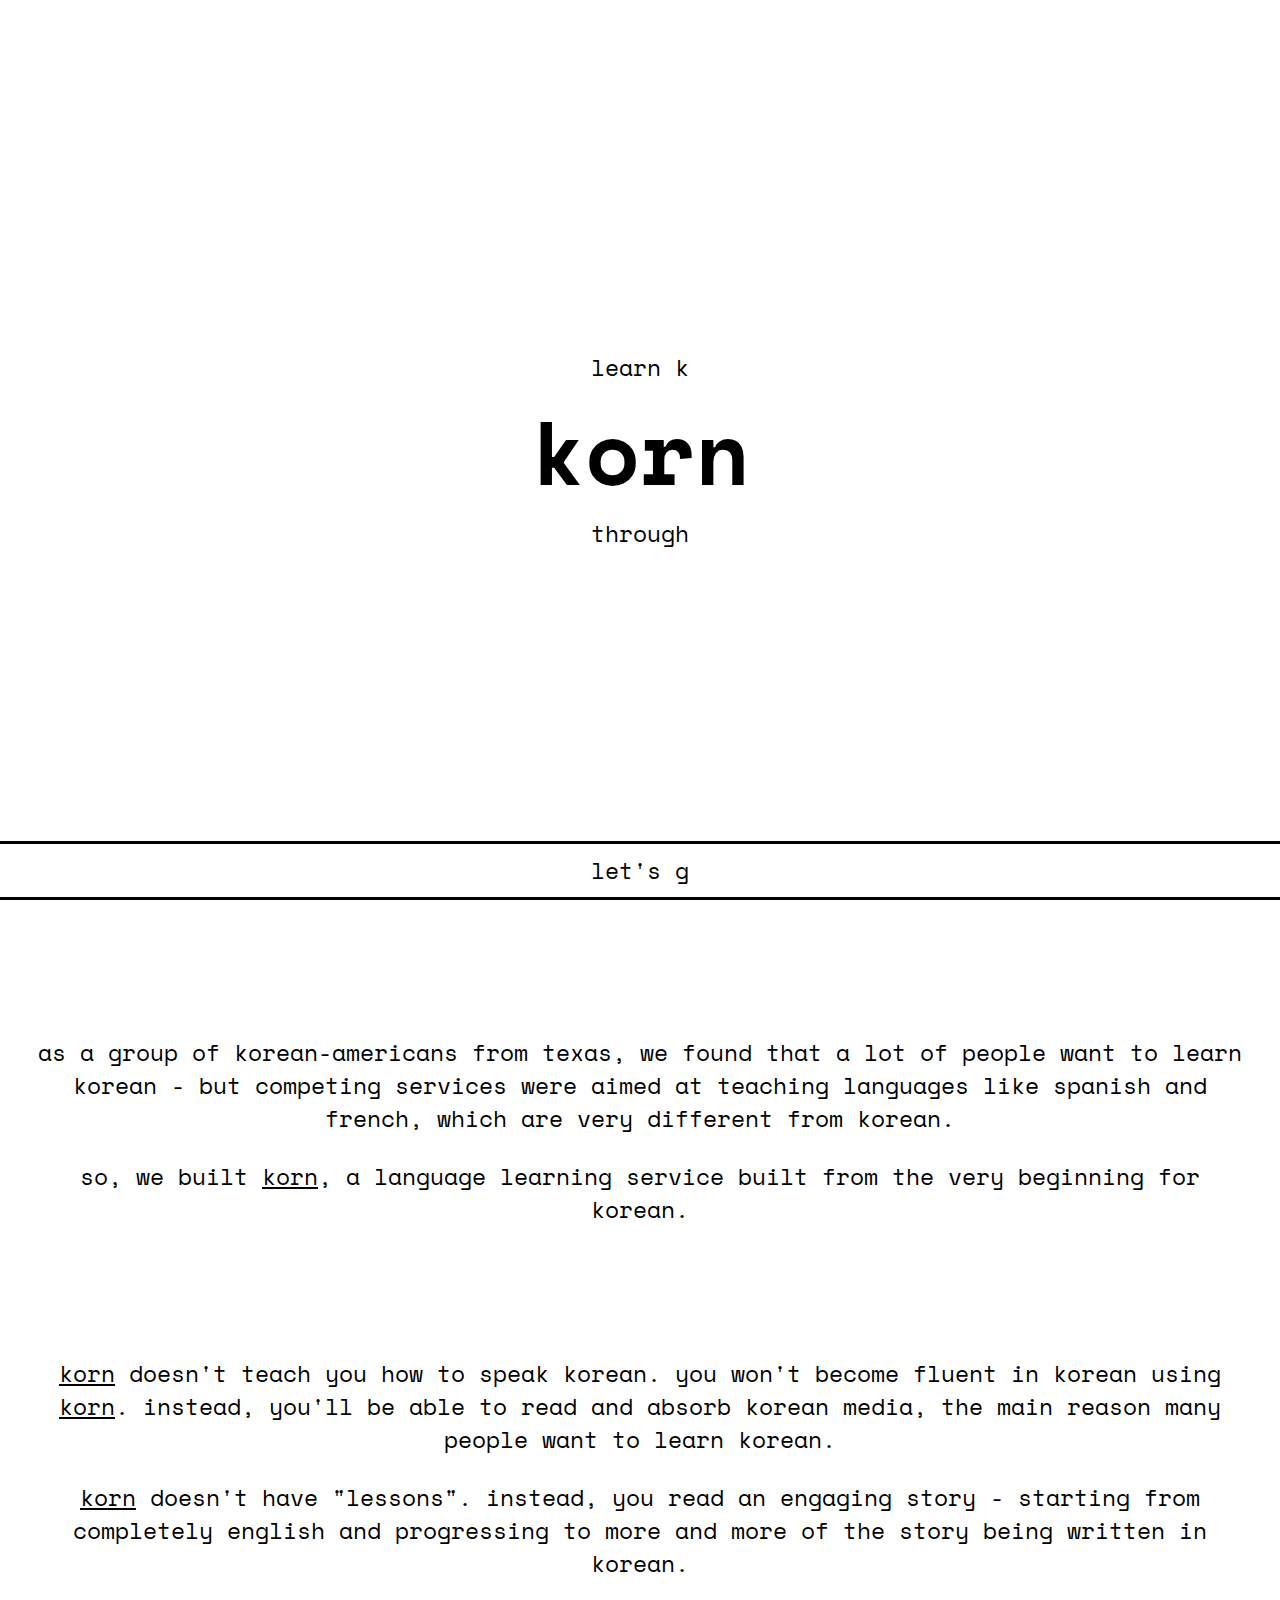
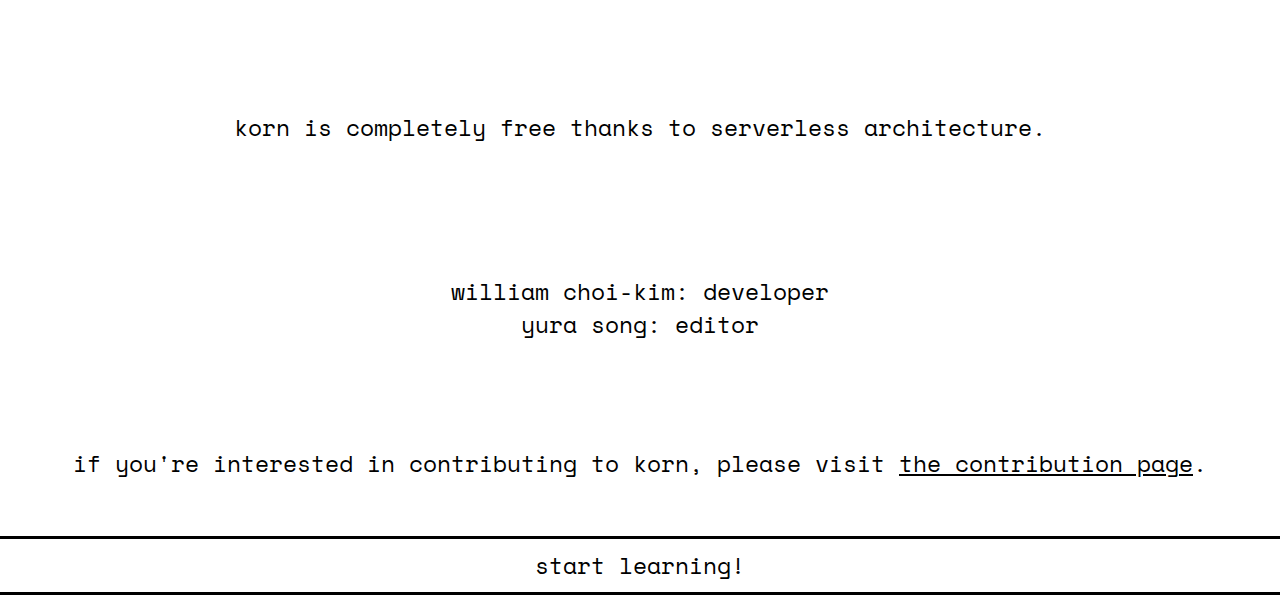
<file: index.html>
<!DOCTYPE html>
<html lang="en">
<head>
	<meta charset="UTF-8" />
	<title>Korn | Korean, Made Easy</title>
	<meta name="viewport" content="width=device-width,initial-scale=1" />
	<meta name="description" content="Teaching Korean through stories" />
	<link rel="stylesheet" type="text/css" href="base.css" />
	<link rel="stylesheet" type="text/css" href="landing.css" />
	<link rel="icon" href="korn_color.png">
</head>
<body>
	<div class="hero">
        <div class="title">
            <!-- <img src="korn.png"> -->
            <p>Learn korean,</p>
            <h1>Korn</h1>
			<p>through stories.</p>
            <a href="app.html"  class="banner">let's go!</a>
        </div>
    </div>
	<div class="content">
		<h2>Our Story</h2>
		<p>as a group of Korean-Americans from Texas, we found that a lot of people want to learn korean - but competing services were aimed at teaching languages like Spanish and French, which are very different from Korean.</p>
		<p>So, we built <u>Korn</u>, a language learning service built from the very beginning for Korean.</p>
		<h2>How it works</h2>
		<p><u>Korn</u> doesn't teach you how to speak korean. You won't become fluent in Korean using <u>Korn</u>. Instead, you'll be able to read and absorb Korean media, the main reason many people want to learn korean.</p>
		<p><u>Korn</u> doesn't have "lessons". Instead, you read an engaging story - starting from completely English and progressing to more and more of the story being written in Korean.</p>
		<h2>Pricing</h2>
		<p>Korn is completely free thanks to serverless architecture.</p>
		<h2>Thanks</h2>
		<ul>
			<li>William Choi-Kim: Developer</li>
			<li>Yura Song: Editor</li>
		</ul>
		<h2>Contribute</h2>
		<p>If you're interested in contributing to Korn, please visit <a href="contribute.html" class="link">the contribution page</a>.</p>
		<a href="app.html" class="banner">start learning!</a>
	</div>
	<script>
		for (let element of document.getElementsByClassName("title")[0].children) {
			let final = element.innerText
			element.innerText = ""
			let time = 1
			let id = setInterval(() => {
				element.innerText = final.slice(0, time)
				time++
				if (time > final.length) {
					clearInterval(id);
				}
			}, 100)
		}
		for (let element of document.getElementsByTagName("h2")) {
			let final = element.innerText
			element.innerText = ""
			let time = 1
			let id = setInterval(() => {
				if (element.getBoundingClientRect().top - window.innerHeight < 0 && element.getBoundingClientRect().top - window.innerHeight > -window.innerHeight) {
					element.innerText = final.slice(0, time)
				time++
				}
				if (time > final.length) {
					clearInterval(id);
				}
			}, 100)
		}
	</script>
</body>
</html>
</file>
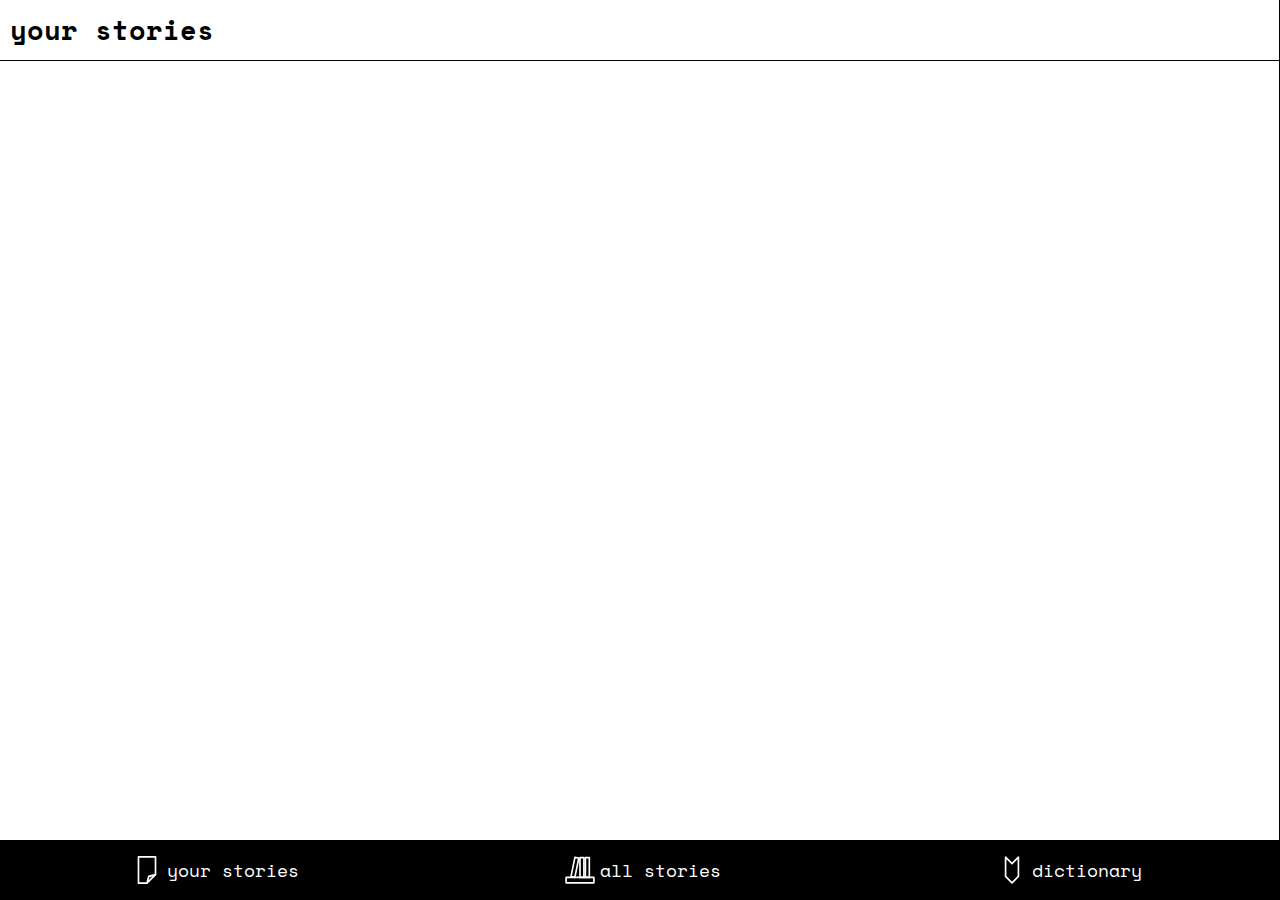
<file: app.html>
<!DOCTYPE html>
<html lang="en">
<head>
	<meta charset="UTF-8" />
	<title>Korn | Korean, Made Easy</title>
	<meta name="viewport" content="width=device-width,initial-scale=1" />
	<meta name="description" content="Teaching Korean through stories" />
	<link rel="stylesheet" type="text/css" href="style.css" />
	<link rel="stylesheet" type="text/css" href="story.css" />
	<link rel="stylesheet" type="text/css" href="base.css" />
	<link rel="icon" href="korn_color.png">
</head>
<body>
	<div class="everything">
		<div class="progress" id="progress">
		</div>
		<article class="scroller">
			<section id="your">
				<h2>Your Stories</h2>
				<ul id="yourStories">
				</ul>
			</section>
			<section id="all">
				<h2>All Stories</h2>
				<ul id="allStories">
	
				</ul>
			</section>
			<section id="dictionary">
				<h2>Dictionary</h2>
				<table class="vocab" id="dict">
				  </table>
			</section>
	  </article>
	  <button class="invisibleTrigger" id="invisTrig" hidden onclick="dismissPopup()"></button>
	  <div class="sheet" id="popup">
		<div class="content">
			<div class="text">
			</div>
			<div class="questions">
			</div>
		</div>
	  </div>
	</div>
	<div class="navbar">
		<a href="#your"><img src="symbols/yourlibrary.svg"><p>your stories</p></a>
		<a href="#all"><img src="symbols/all.svg"><p>all stories</p></a>
		<a href="#dictionary"><img src="symbols/dict.svg"><p>dictionary</p></a>
	</div>
	
  <script src="app.js"></script>
</body>
</html>
</file>
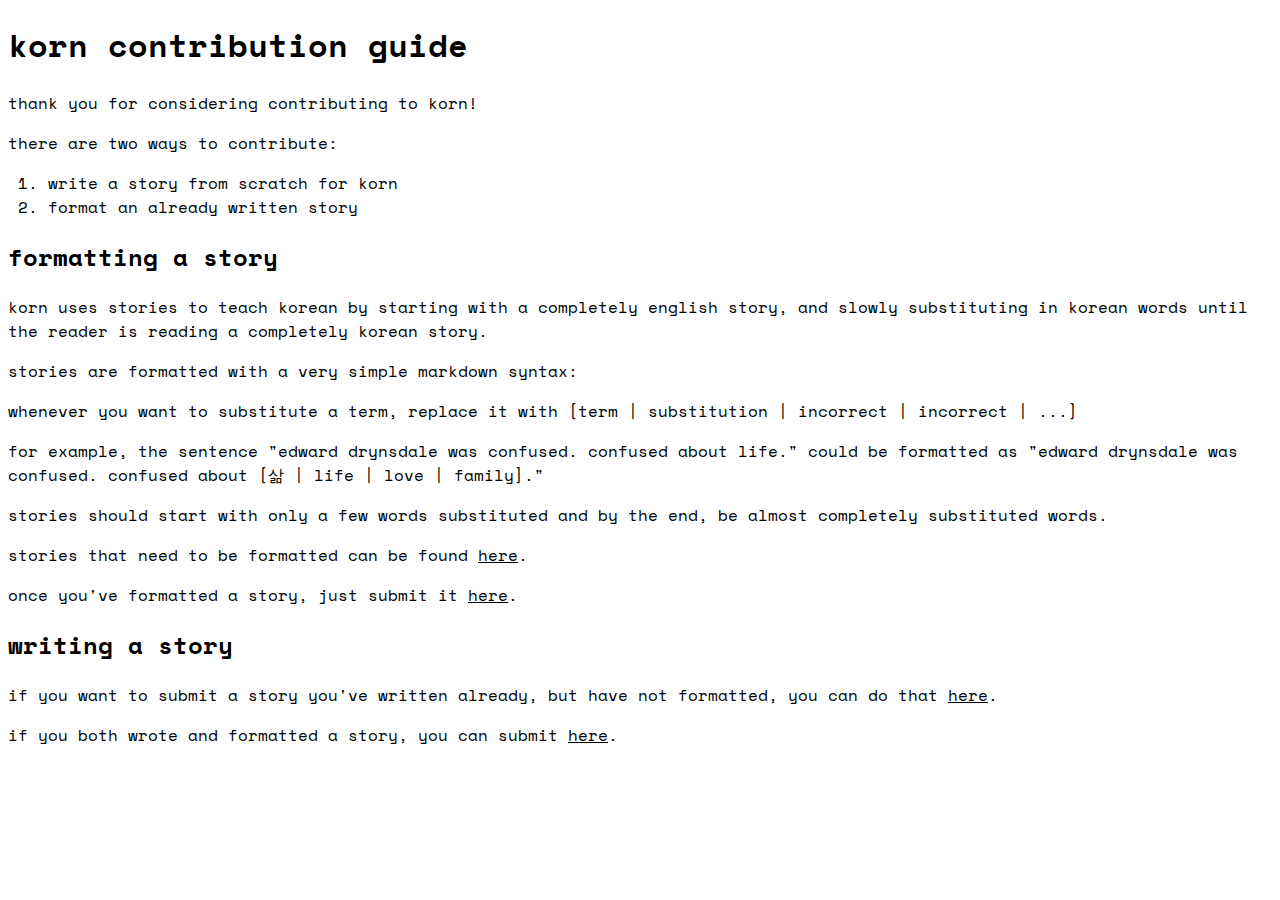
<file: contribute.html>
<!DOCTYPE html>
<html lang="en">
<head>
	<meta charset="UTF-8" />
	<title>Korn | Korean, Made Easy</title>
	<meta name="viewport" content="width=device-width,initial-scale=1" />
	<meta name="description" content="Teaching Korean through stories" />
	<link rel="stylesheet" type="text/css" href="base.css" />
	<link rel="icon" href="korn_color.png">
</head>
<body>
	<style>
		a {
			text-decoration: underline;
		}
	</style>
    <h1>Korn Contribution Guide</h1>
	<p>Thank you for considering contributing to Korn!</p>
	<p>There are two ways to contribute:</p>
	<ol>
		<li>Write a story from scratch for korn</li>
		<li>Format an already written story</li>
	</ol>
	<h2>Formatting a story</h2>
	<p>korn uses stories to teach korean by starting with a completely english story, and slowly substituting in korean words until the reader is reading a completely korean story.</p>
	<p>Stories are formatted with a very simple markdown syntax:</p>
	<p>Whenever you want to substitute a term, replace it with [term | substitution | incorrect | incorrect | ...]</p>
	<p>For example, the sentence "Edward Drynsdale was confused. Confused about life." could be formatted as "Edward Drynsdale was confused. Confused about [삶 | life | love | family]."</p>
	<p>Stories should start with only a few words substituted and by the end, be almost completely substituted words.</p>
	<p>Stories that need to be formatted can be found <a href="https://docs.google.com/spreadsheets/d/1VRXz_I7HlfaaMHerbC9chMSLUPjxkxvbPfoumNgcots/edit?usp=sharing">here</a>.</p>
	<p>Once you've formatted a story, just submit it <a href="https://forms.gle/eLSpx5kykszj4jZx6">here</a>.</p>
	<h2>writing a story</h2>
	<p>If you want to submit a story you've written already, but have not formatted, you can do that <a href="https://forms.gle/SinFvvFSf4HsCpcx8">here</a>.</p>
	<p>If you both wrote and formatted a story, you can submit <a href="https://forms.gle/eLSpx5kykszj4jZx6">here</a>.</p>
</body>
</html>
</file>
<file: base.css>
@import url('https://fonts.googleapis.com/css2?family=Space+Mono&display=swap');

:root {
    --theme-1:black;
    --theme-2:white;
}

body {
    font-family: 'Space Mono', monospace;
    text-transform: lowercase;
}

.hero {
    position: absolute;
    left: 0;
    top: 0;
    width: 100%;
    height: 100%;
    display: flex;
    justify-content: center;
    align-items: center;
}

.title {
    margin: 20px;
    max-width: 500px;
    text-transform: lowercase;
}
.title > img {
    width: 200px;
}
.title > h1 {
    margin: 0;
    padding: 0;
}

a {
    text-transform: lowercase;
    text-decoration: none;
    color: black;
    transition: 0.2s;
}

a:hover {
    background-color: black;
    color: white;
}
a:active {
    opacity: 0.7;
}

button {
    color:black;
}
</file>
<file: landing.css>
body {
    font-size: max(12px, 2.5vh);
}

img {
    width: 20vmin !important;
}

.title {
    text-align: center;
}
p {
    margin: 0;
}
h1 {
    margin: 0;
    font-size: max(12px, 10vh);
}

canvas {
    position: absolute;
    z-index: -1;
    top: 50%;
    left: 50%;
    translate: -50% -50%;
    width: 100vmax;
    height: 100vmax;
}
.banner {
    position: absolute;
    bottom: 0;
    left: 0;
    padding: 10px;
    box-sizing: border-box;
    border-top: solid;
    border-bottom: solid;
    border-right: none;
    border-left: none;
    width: 100%;
    border-radius: 0;
}
.link {
    text-decoration: underline;
}
.content {
    position: absolute;
    left: 0;
    top: 100vh;
    width: 100%;
    text-align: center;
    padding: 30px;
    box-sizing: border-box;
    padding-bottom: 10vh;
}

.content > h2 {
    padding-top: 50px;
}
.content > p {
    padding-bottom: 25px;
}
.content > ul {
    list-style: none;
    padding-left: 0;
}
</file>
<file: style.css>
:root {
	--incorrect:rgb(235, 136, 136);
	--correct:rgb(168, 240, 152);
}

html,
body {
  font-family: inherit;
  margin: 0;
  transition: 0.2s;
  font-size: max(12px, 2vh);
}

a {
    border: solid;
    border-width: 1px;
    border-radius: 10px;
    padding: 10px;
    background-color: white;
    font-size: inherit;
    font-family: inherit;
    border-color: black;
    transition: 0.2s;
    color: black;
}

article {
  display: flex;
  overflow-y: hidden;
  overflow-x: auto;
  scroll-snap-type: x mandatory;
}

section {
  min-width: 100vw;
  scroll-snap-align: start;
  box-sizing: border-box;
  display: flex;
  flex-direction: column;
  height: 100vh;
  border-right: solid;
  border-width: 1px;
}

section > h2 {
	/* background-color: rgb(212, 212, 212); */
	border-bottom: solid;
	border-width: 1px;
	width: 100%;
	padding: 10px;
	box-sizing: border-box;
	margin: 0;
}

section > ul {
	list-style: none;
	margin: 0;
	padding: 0;
	overflow-y: scroll;
}

.story {
	width: 100%;
	background-color: transparent;
	text-align: left;
	border: none;
	transition: 0.2s;
	background:linear-gradient(to right, rgb(0, 0, 0) 50%, white 0);
	background-size: 200%;
	background-position: right;
	position: relative;
	font-family: inherit;
}
.story:hover {
	background-position: left;
	color: white;
}
.story:active {
	opacity: 0.7;
}
section > ul > li > .story {
	display: flex;
	align-items: center;
	/* background-color: rgb(237, 237, 237); */
	border-bottom: solid;
	border-width: 1px;
	padding: 10px;
}
@media (orientation:portrait) {
	.story {
		flex-direction: column;
	}
}
@media (orientation:portrait) {
	.story > img {
		border-radius: 5px;
		max-width: 100%;
	}
}
@media (orientation:landscape) {
	.story > img {
		border-radius: 5px;
		flex: 1;
		height: 100%;
		min-width: 10px;
	}
	.description {
		margin-left: 20px;
	}
}
.description {
	flex: 5;
	font-size: max(12px, 1vh);
}
.description > ul {
	list-style: none;
	margin: 0;
	padding: 0;
	display: flex;
}
.description > ul > li {
	display: inline;
	background-color: black;
	color: white;
	border: solid;
	border-width: 1px;
	border-color: white;
	border-radius: 5px;
	padding: 10px;
	box-sizing: border-box;
	margin-right: 10px;
	text-transform: lowercase;
}
.add {
	border: solid;
	border-width: 1px;
	background-color: transparent;
	border-radius: 100vmin;
	width: 6vmin;
	height: 6vmin;
	font-size: 10px;
	padding: 0;
	margin: 10px;
	display: flex;
	justify-content: center;
	align-items: center;
	color: inherit;
	transition: 0.2s;
}
.add:hover {
	background-color: white;
	color: black;
	border-color: white;
}

.sheet {
	background-color: white;
	border-right: solid;
	border-left: solid;
	border-top: solid;
	border-width: 1px;
	box-sizing: border-box;
	width: 96%;
	height: 90%;
	scale:1 0;
	transform-origin: bottom;
	position: absolute;
	top: 10%;
	left: 2%;
	border-radius:10px 10px 0px 0px;
	transition: 0.2s;
	z-index: 3;
}

.invisibleTrigger {
	position: absolute;
	top: 0;
	left: 0;
	width: 100%;
	height: 100%;
	border: none;
	background-color: transparent;
	z-index: 2;
	backdrop-filter: blur(10px);
	-webkit-backdrop-filter: blur(10px);
}

section > .vocab {
	text-align: left;
	margin: 10px;
}
td {
	border: solid;
	border-width: 1px;
	padding: 5px;
	border-radius: 5px;
}
td:nth-of-type(2n+1) {
	background-color: black;
	color: white;
}

td > a {
	padding:0;
	margin:0;
	background: none;
	color:inherit;
	text-decoration: underline;
	border: none;
}
td > a:hover {
	background-color: transparent;
	color: inherit;
	opacity: 0.3;
}

.everything {
	/* position: absolute; */
	height: calc(100vh - 60px);
	box-sizing: border-box;
}
.navbar {
	position: absolute;
	left: 0;
	bottom: 0;
	height: 60px;
	width: 100%;
	background-color: black;
	color: white;
	display: flex;
}
.navbar > a {
	flex:1;
	background-color: transparent;
	color: white;
	border:none;
	border-radius: 0;
	display: flex;
	justify-content: center;
	align-items: center;
}
.navbar > a > img {
	height: 100%;
	filter: invert();
	-webkit-filter: invert();
}
</file>
<file: story.css>
.content {
    transition: 0.2s;
    display: flex;
    flex-direction: column;
    height: 100%;
}

.text {
    transition: 0.2s;
}
.text > pre {
    white-space: pre-wrap;       /* Since CSS 2.1 */
    white-space: -moz-pre-wrap;  /* Mozilla, since 1999 */
    white-space: -pre-wrap;      /* Opera 4-6 */
    white-space: -o-pre-wrap;    /* Opera 7 */
    word-wrap: break-word;
    font-size: 15px;
    text-transform: none;
}
.text > h2 {
    font-size: 35px;
    text-transform: none;
}

h1, h2 {
    margin:0;
}

.text {
    padding: 10px;
    box-sizing: border-box;
    border-radius: 5px;
    transition: 0.2s;
    overflow-y: scroll;
}

.questions {
    position: sticky;
    bottom: 0;
    transition: 0.2s;
    width: 100%;
    padding: 10px;
    box-sizing: border-box;
    border-top: solid;
    border-width: 1px;
    display: flex;
    flex-direction: column;
    height: 100%;
    flex: 1;
    max-height:fit-content;
    transition: 0.2s;
    align-items:center;
    justify-content:center;
}

.replaceable {
    border: solid;
    background-color: white;
    border-width: 1px;
    border-radius: 5px;
    font-size: inherit;   
    border-color: black;
    transition: 0.2s;
    font-family: inherit;
}
.replaceable:hover {
    background-color: black;
    color: white;
}
.replaceable:active {
    opacity: 0.7;
}
pre {
    font-family: inherit;
    line-height: 40px;
}

.choices {
    display: flex;
    flex-direction: column;
    transition: 0.2s;
    max-width:300px;
    min-width:150px;
    
}
.questions > h2 {
}
.choice {
    background-color: transparent;
    border: solid;
    border-width: 1px;
    border-radius: 5px;
    font-size:inherit;
    padding: 10px;
    margin-top: 10px;
    box-sizing: border-box;
    border-color: black;
    transition: 0.2s;
    font-family: inherit;
}
.choice:hover {
    background-color: black;
    color: white;
}
.choice:active {
    opacity: 0.7;
}

@media (max-width: 950px) {
    .navbar > a > p {
        scale: 0;
        width: 0;
        height: 0;
    }
}
</file>
